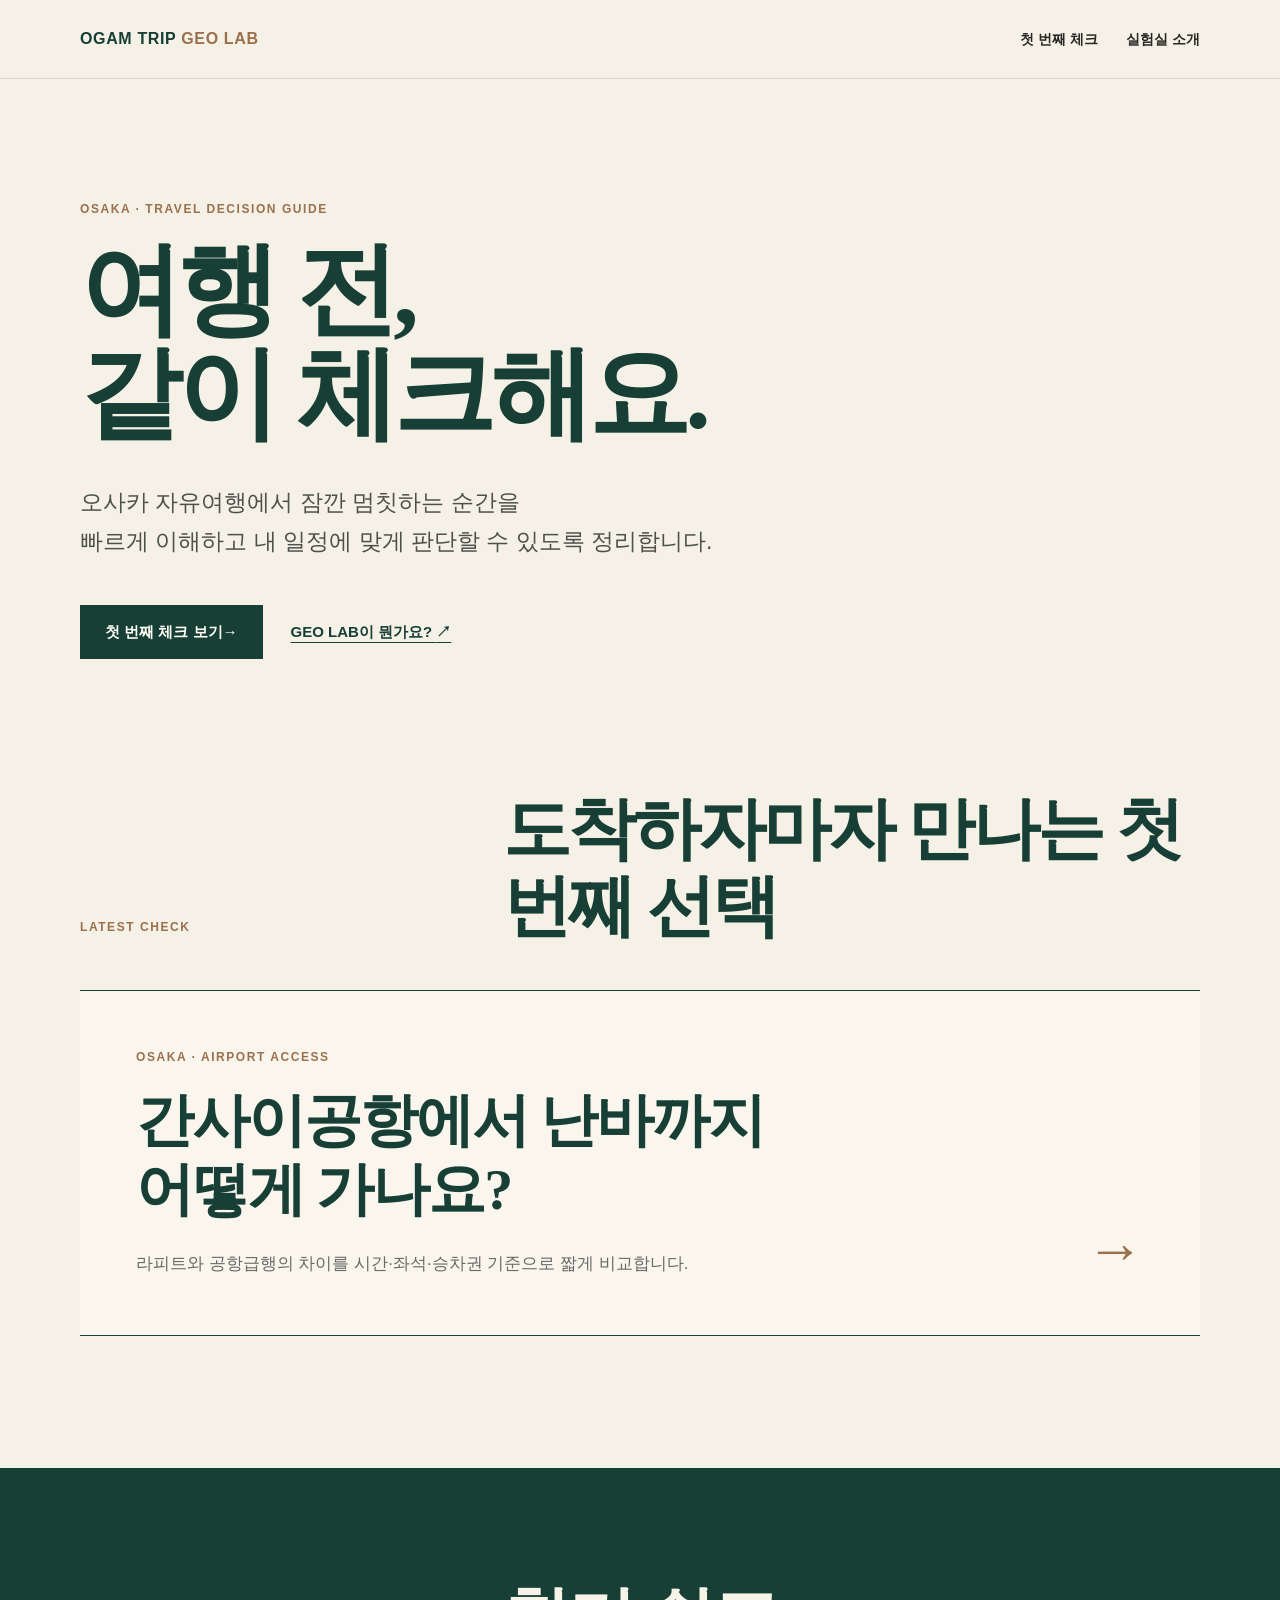
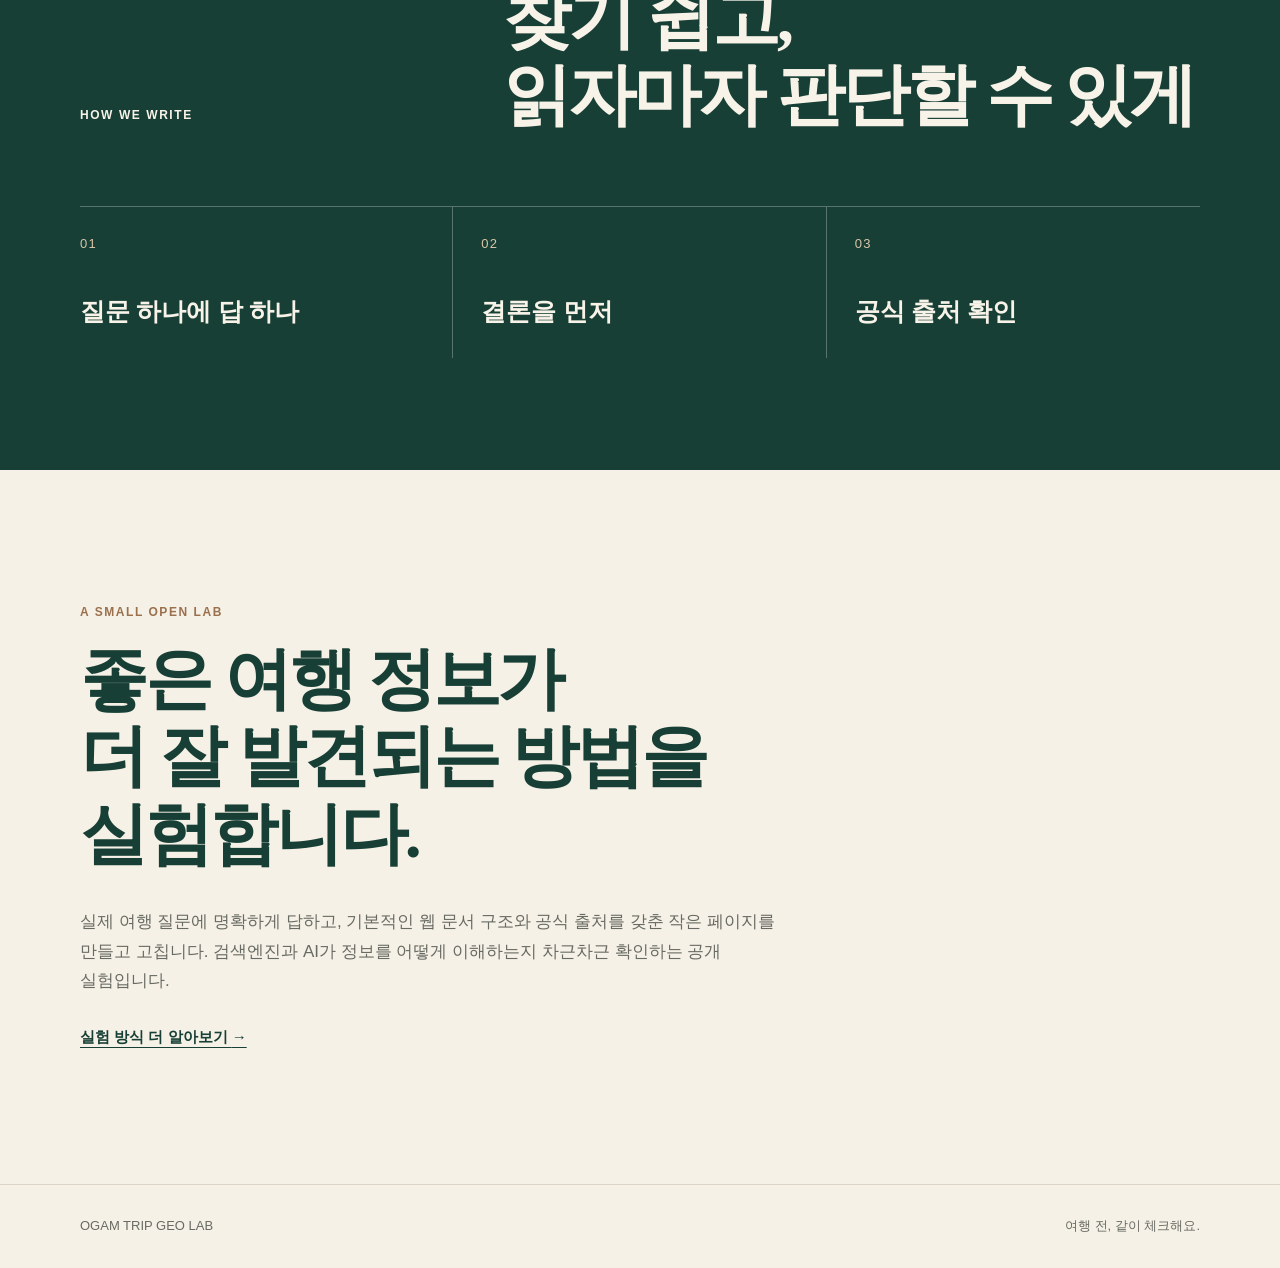
<file: index.html>
<!doctype html>
<html lang="ko">
<head>
  <meta charset="UTF-8">
  <meta name="viewport" content="width=device-width, initial-scale=1.0">
  <title>OGAM TRIP GEO LAB | 오사카 여행 판단 가이드</title>
  <meta name="description" content="오사카 자유여행에서 잠깐 멈칫하는 순간을 빠르게 이해하고 판단할 수 있도록 정리하는 공개 여행 정보 실험 사이트입니다.">
  <link rel="canonical" href="https://ogamtrip-geo-lab.vercel.app/">
  <meta property="og:locale" content="ko_KR">
  <meta property="og:type" content="website">
  <meta property="og:site_name" content="OGAM TRIP GEO LAB">
  <meta property="og:title" content="OGAM TRIP GEO LAB | 오사카 여행 판단 가이드">
  <meta property="og:description" content="여행 전, 같이 체크해요. 오사카 자유여행의 작은 질문에 짧고 명확하게 답합니다.">
  <meta property="og:url" content="https://ogamtrip-geo-lab.vercel.app/">
  <link rel="stylesheet" href="style.css">
  <script type="application/ld+json">
  {
    "@context": "https://schema.org",
    "@type": "WebSite",
    "name": "OGAM TRIP GEO LAB",
    "url": "https://ogamtrip-geo-lab.vercel.app/",
    "description": "검색엔진과 AI가 여행 정보를 어떻게 발견하고 이해하는지 실험하는 공개 여행 정보 사이트입니다.",
    "inLanguage": "ko-KR"
  }
  </script>
</head>
<body>
  <a class="skip-link" href="#main-content">본문으로 바로가기</a>
  <header class="site-header">
    <div class="header-inner">
      <a class="brand" href="index.html" aria-label="OGAM TRIP GEO LAB 홈">OGAM TRIP <span>GEO LAB</span></a>
      <nav class="site-nav" aria-label="주요 메뉴">
        <a href="guide-kix-namba.html">첫 번째 체크</a>
        <a href="about.html">실험실 소개</a>
      </nav>
    </div>
  </header>
  <main id="main-content">
    <section class="hero shell" aria-labelledby="hero-title">
      <p class="eyebrow">OSAKA · TRAVEL DECISION GUIDE</p>
      <h1 id="hero-title">여행 전,<br>같이 체크해요.</h1>
      <p class="hero-copy">오사카 자유여행에서 잠깐 멈칫하는 순간을<br class="desktop-break"> 빠르게 이해하고 내 일정에 맞게 판단할 수 있도록 정리합니다.</p>
      <div class="hero-actions">
        <a class="button button-primary" href="guide-kix-namba.html">첫 번째 체크 보기 <span aria-hidden="true">→</span></a>
        <a class="text-link" href="about.html">GEO LAB이 뭔가요? <span aria-hidden="true">↗</span></a>
      </div>
    </section>
    <section class="latest-section shell" aria-labelledby="latest-title">
      <div class="section-heading">
        <p class="section-kicker">LATEST CHECK</p>
        <h2 id="latest-title">도착하자마자 만나는 첫 번째 선택</h2>
      </div>
      <a class="latest-card" href="guide-kix-namba.html">
        <div>
          <p class="card-label">OSAKA · AIRPORT ACCESS</p>
          <h3>간사이공항에서 난바까지<br>어떻게 가나요?</h3>
          <p>라피트와 공항급행의 차이를 시간·좌석·승차권 기준으로 짧게 비교합니다.</p>
        </div>
        <span class="card-arrow" aria-hidden="true">→</span>
      </a>
    </section>
    <section class="principles-section" aria-labelledby="principles-title">
      <div class="shell">
        <div class="section-heading section-heading-light">
          <p class="section-kicker">HOW WE WRITE</p>
          <h2 id="principles-title">찾기 쉽고,<br>읽자마자 판단할 수 있게</h2>
        </div>
        <ol class="principle-list">
          <li><span>01</span><strong>질문 하나에 답 하나</strong></li>
          <li><span>02</span><strong>결론을 먼저</strong></li>
          <li><span>03</span><strong>공식 출처 확인</strong></li>
        </ol>
      </div>
    </section>
    <section class="lab-note shell" aria-labelledby="lab-note-title">
      <p class="section-kicker">A SMALL OPEN LAB</p>
      <h2 id="lab-note-title">좋은 여행 정보가<br>더 잘 발견되는 방법을 실험합니다.</h2>
      <p>실제 여행 질문에 명확하게 답하고, 기본적인 웹 문서 구조와 공식 출처를 갖춘 작은 페이지를 만들고 고칩니다. 검색엔진과 AI가 정보를 어떻게 이해하는지 차근차근 확인하는 공개 실험입니다.</p>
      <a class="text-link" href="about.html">실험 방식 더 알아보기 <span aria-hidden="true">→</span></a>
    </section>
  </main>
  <footer class="site-footer">
    <div class="shell footer-inner"><p>OGAM TRIP GEO LAB</p><p>여행 전, 같이 체크해요.</p></div>
  </footer>
</body>
</html>
</file>
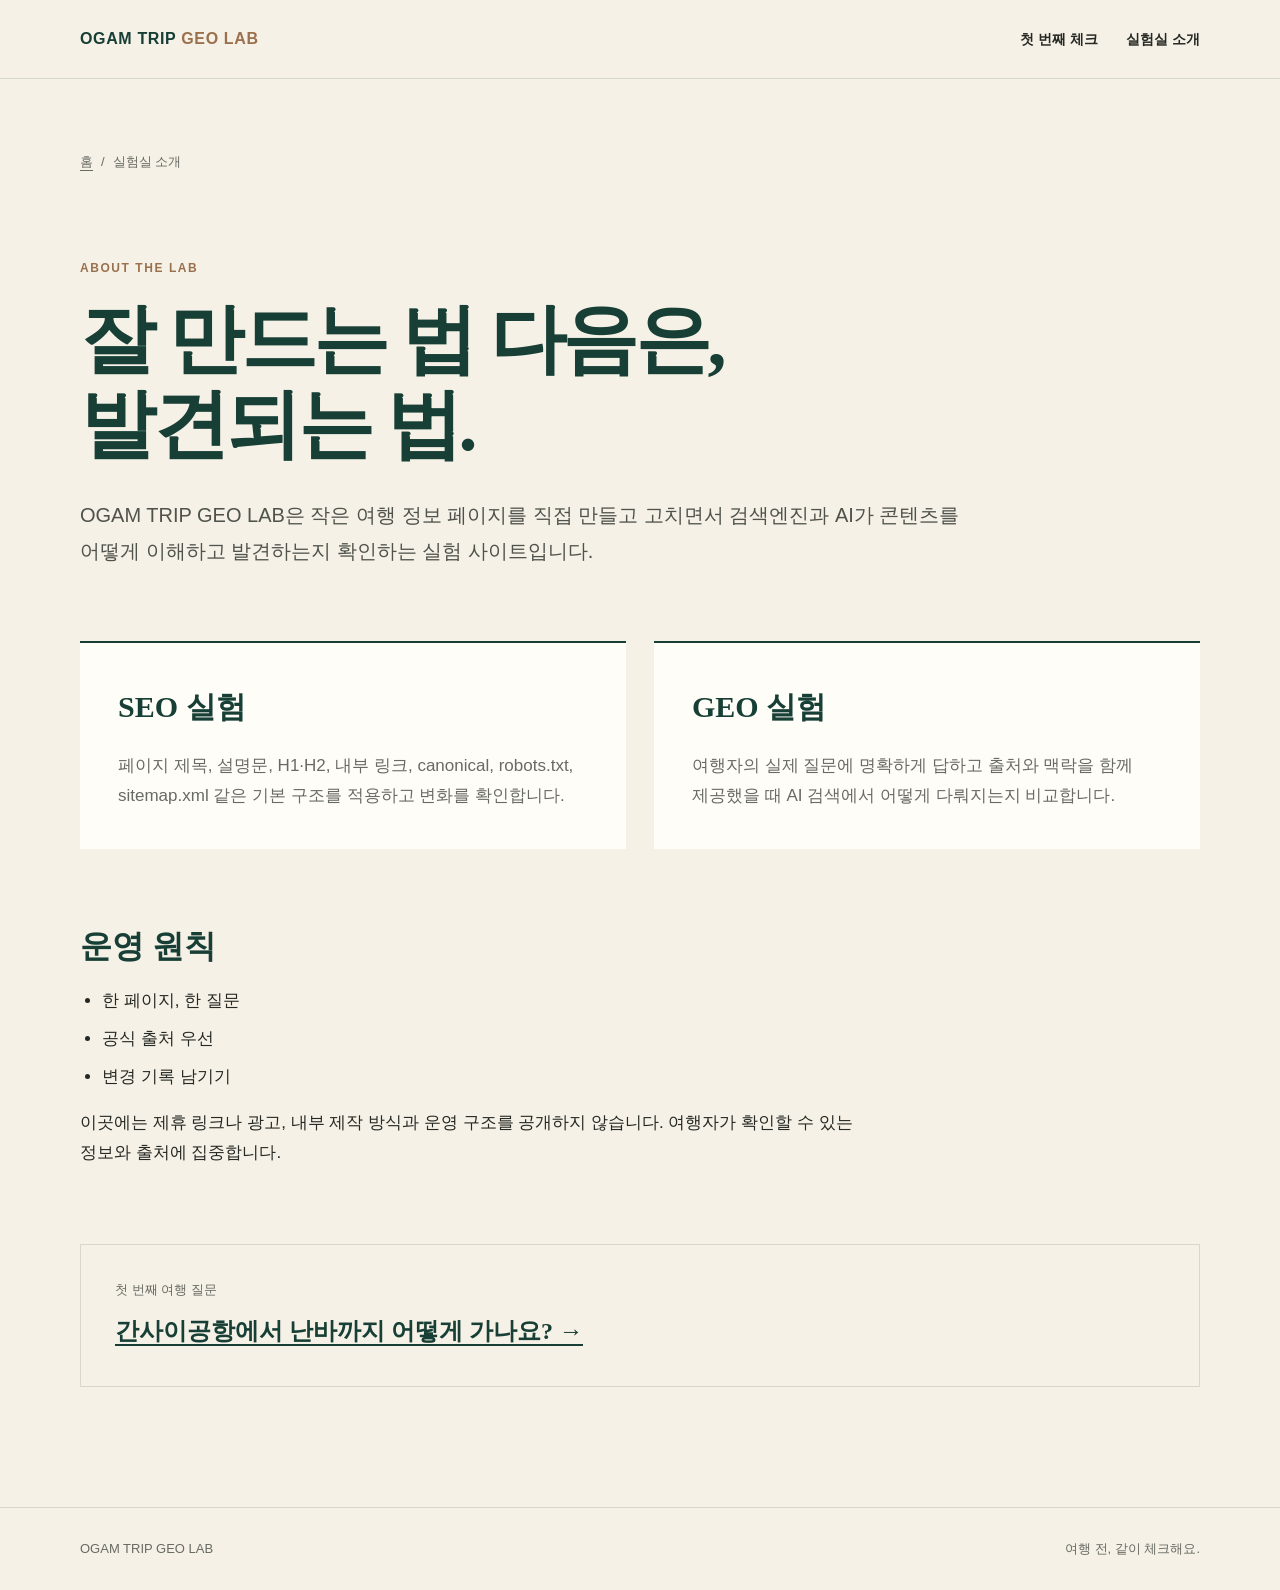
<file: about.html>
<!doctype html>
<html lang="ko">
<head>
  <meta charset="UTF-8">
  <meta name="viewport" content="width=device-width, initial-scale=1.0">
  <title>GEO LAB 소개 | OGAM TRIP GEO LAB</title>
  <meta name="description" content="작은 여행 정보 페이지를 직접 만들고 고치며 검색엔진과 AI가 콘텐츠를 어떻게 이해하고 발견하는지 확인하는 실험 사이트입니다.">
  <link rel="canonical" href="https://ogamtrip-geo-lab.vercel.app/about.html">
  <meta property="og:locale" content="ko_KR"><meta property="og:type" content="website">
  <meta property="og:site_name" content="OGAM TRIP GEO LAB">
  <meta property="og:title" content="잘 만드는 법 다음은, 발견되는 법.">
  <meta property="og:description" content="OGAM TRIP GEO LAB이 검색엔진과 AI의 정보 발견 방식을 어떻게 실험하는지 소개합니다.">
  <meta property="og:url" content="https://ogamtrip-geo-lab.vercel.app/about.html">
  <link rel="stylesheet" href="style.css">
</head>
<body>
  <a class="skip-link" href="#main-content">본문으로 바로가기</a>
  <header class="site-header"><div class="header-inner">
    <a class="brand" href="index.html" aria-label="OGAM TRIP GEO LAB 홈">OGAM TRIP <span>GEO LAB</span></a>
    <nav class="site-nav" aria-label="주요 메뉴"><a href="guide-kix-namba.html">첫 번째 체크</a><a aria-current="page" href="about.html">실험실 소개</a></nav>
  </div></header>
  <main id="main-content" class="subpage-main shell">
    <p class="breadcrumbs"><a href="index.html">홈</a><span aria-hidden="true">/</span>실험실 소개</p>
    <section class="about-hero" aria-labelledby="about-title">
      <p class="article-label">ABOUT THE LAB</p>
      <h1 id="about-title">잘 만드는 법 다음은,<br>발견되는 법.</h1>
      <p class="about-lead">OGAM TRIP GEO LAB은 작은 여행 정보 페이지를 직접 만들고 고치면서 검색엔진과 AI가 콘텐츠를 어떻게 이해하고 발견하는지 확인하는 실험 사이트입니다.</p>
    </section>
    <div class="about-grid">
      <section class="about-card" aria-labelledby="seo-title"><h2 id="seo-title">SEO 실험</h2><p>페이지 제목, 설명문, H1·H2, 내부 링크, canonical, robots.txt, sitemap.xml 같은 기본 구조를 적용하고 변화를 확인합니다.</p></section>
      <section class="about-card" aria-labelledby="geo-title"><h2 id="geo-title">GEO 실험</h2><p>여행자의 실제 질문에 명확하게 답하고 출처와 맥락을 함께 제공했을 때 AI 검색에서 어떻게 다뤄지는지 비교합니다.</p></section>
    </div>
    <section class="about-section" aria-labelledby="principle-title">
      <h2 id="principle-title">운영 원칙</h2>
      <ul class="principle-bullets"><li>한 페이지, 한 질문</li><li>공식 출처 우선</li><li>변경 기록 남기기</li></ul>
      <p>이곳에는 제휴 링크나 광고, 내부 제작 방식과 운영 구조를 공개하지 않습니다. 여행자가 확인할 수 있는 정보와 출처에 집중합니다.</p>
    </section>
    <div class="next-link"><p>첫 번째 여행 질문</p><a href="guide-kix-namba.html">간사이공항에서 난바까지 어떻게 가나요? →</a></div>
  </main>
  <footer class="site-footer"><div class="shell footer-inner"><p>OGAM TRIP GEO LAB</p><p>여행 전, 같이 체크해요.</p></div></footer>
</body>
</html>
</file>
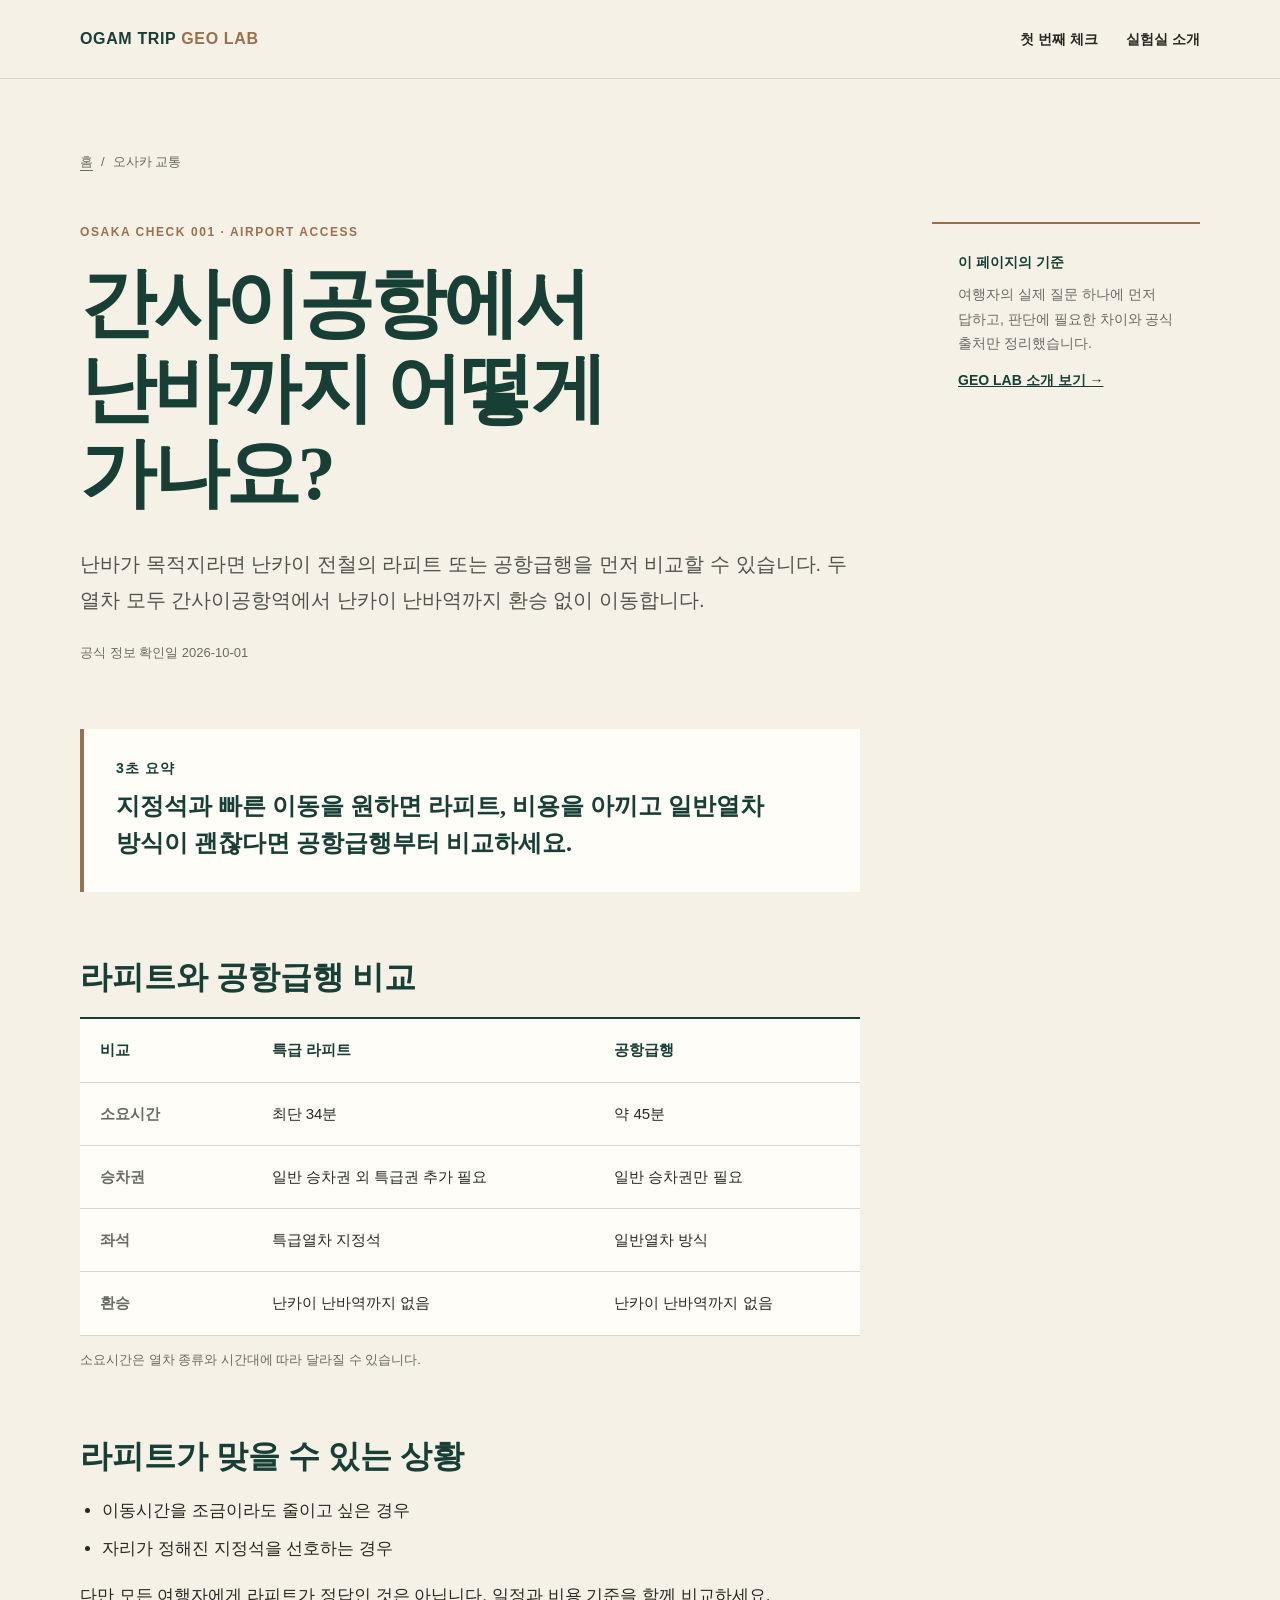
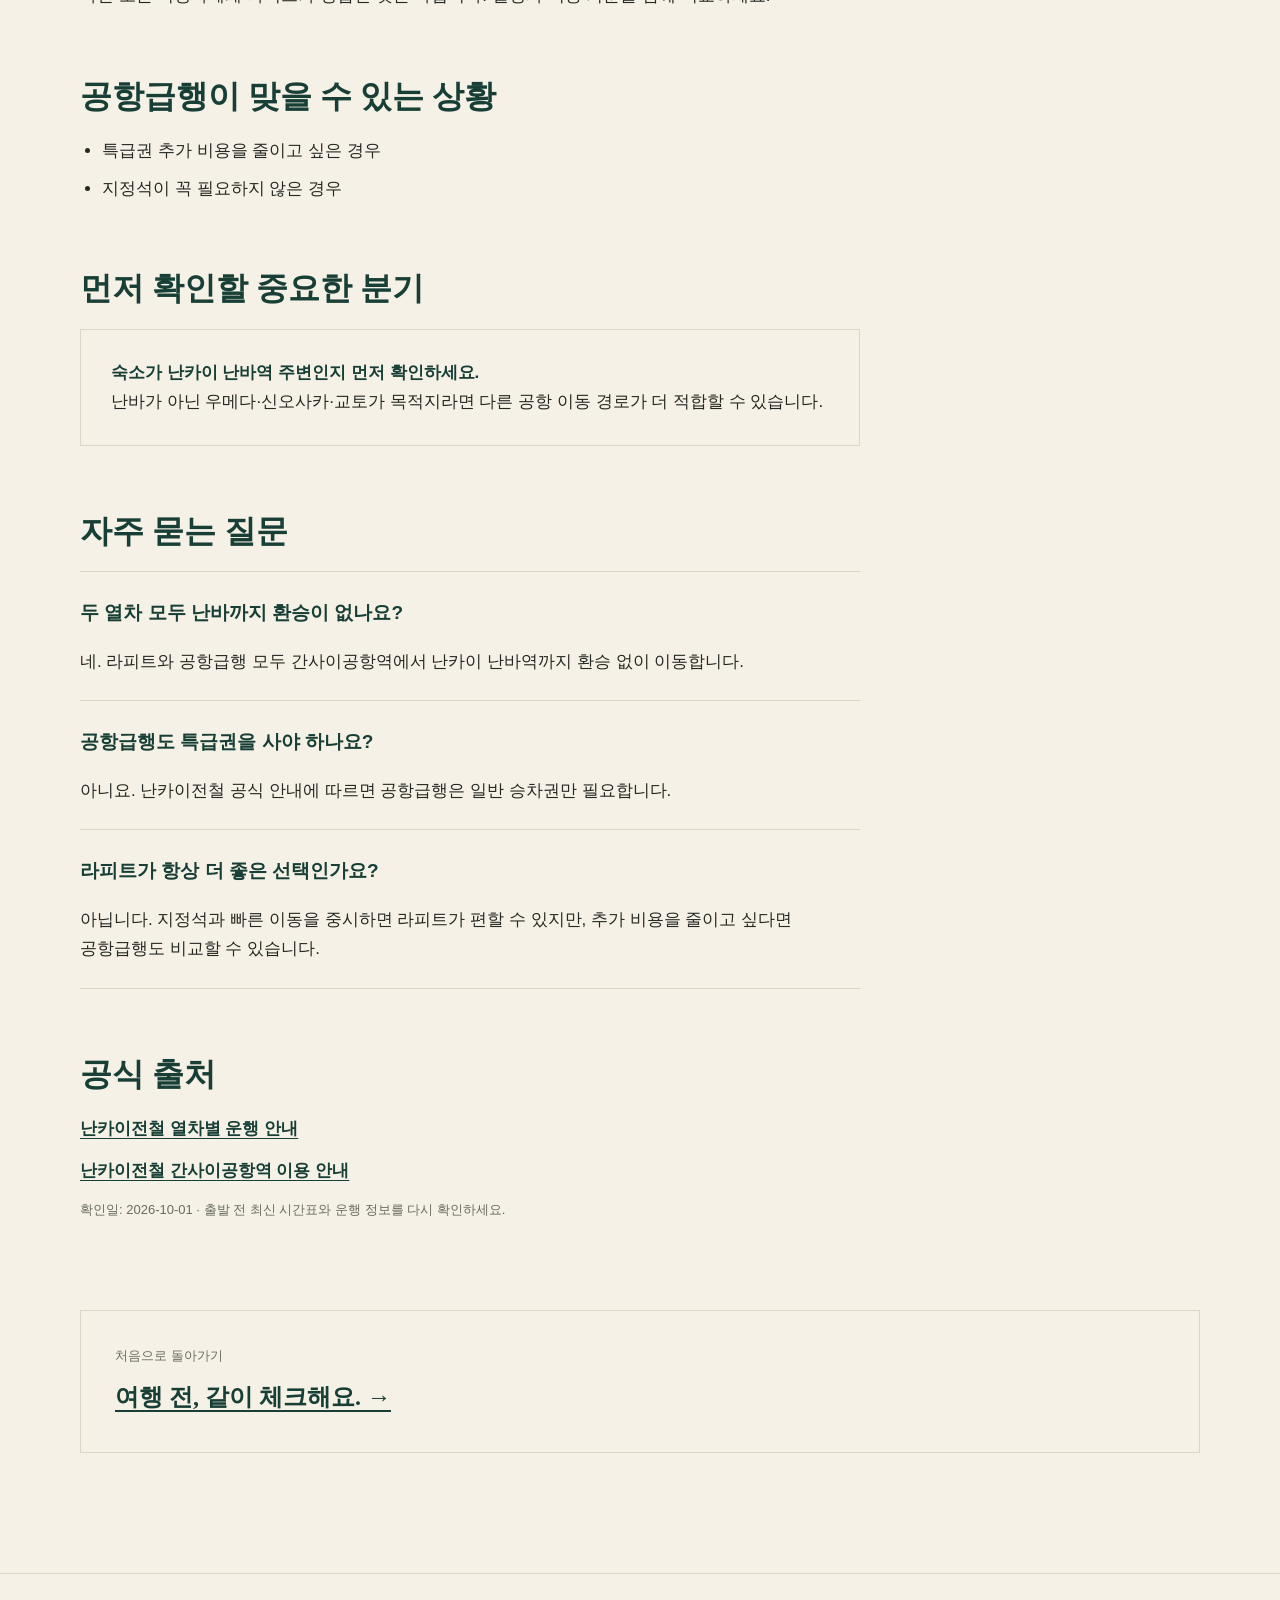
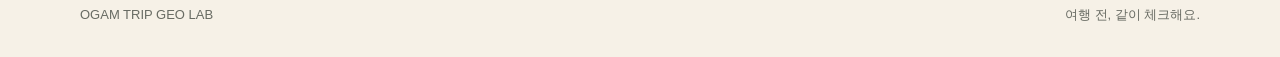
<file: guide-kix-namba.html>
<!doctype html>
<html lang="ko">
<head>
  <meta charset="UTF-8">
  <meta name="viewport" content="width=device-width, initial-scale=1.0">
  <title>간사이공항에서 난바까지 가는 방법 | 라피트·공항급행 비교</title>
  <meta name="description" content="간사이공항에서 난바까지 환승 없이 가는 라피트와 공항급행을 소요시간, 승차권, 좌석 기준으로 비교합니다.">
  <link rel="canonical" href="https://ogamtrip-geo-lab.vercel.app/guide-kix-namba.html">
  <meta property="og:locale" content="ko_KR"><meta property="og:type" content="article">
  <meta property="og:site_name" content="OGAM TRIP GEO LAB">
  <meta property="og:title" content="간사이공항에서 난바까지 어떻게 가나요?">
  <meta property="og:description" content="라피트와 공항급행을 시간·좌석·승차권 기준으로 짧게 비교합니다.">
  <meta property="og:url" content="https://ogamtrip-geo-lab.vercel.app/guide-kix-namba.html">
  <link rel="stylesheet" href="style.css">
  <script type="application/ld+json">
  {
    "@context": "https://schema.org",
    "@type": "Article",
    "headline": "간사이공항에서 난바까지 어떻게 가나요?",
    "description": "간사이공항에서 난바까지 환승 없이 가는 라피트와 공항급행을 소요시간, 승차권, 좌석 기준으로 비교합니다.",
    "datePublished": "2026-10-01",
    "dateModified": "2026-10-01",
    "mainEntityOfPage": "https://ogamtrip-geo-lab.vercel.app/guide-kix-namba.html",
    "author": {"@type": "Organization", "name": "OGAM TRIP GEO LAB"},
    "publisher": {"@type": "Organization", "name": "OGAM TRIP GEO LAB"},
    "inLanguage": "ko-KR"
  }
  </script>
</head>
<body>
  <a class="skip-link" href="#main-content">본문으로 바로가기</a>
  <header class="site-header"><div class="header-inner">
    <a class="brand" href="index.html" aria-label="OGAM TRIP GEO LAB 홈">OGAM TRIP <span>GEO LAB</span></a>
    <nav class="site-nav" aria-label="주요 메뉴"><a aria-current="page" href="guide-kix-namba.html">첫 번째 체크</a><a href="about.html">실험실 소개</a></nav>
  </div></header>
  <main id="main-content" class="subpage-main shell">
    <p class="breadcrumbs"><a href="index.html">홈</a><span aria-hidden="true">/</span>오사카 교통</p>
    <div class="article-layout">
      <article>
        <header class="article-header">
          <p class="article-label">OSAKA CHECK 001 · AIRPORT ACCESS</p>
          <h1>간사이공항에서 난바까지 어떻게 가나요?</h1>
          <p class="article-lead">난바가 목적지라면 난카이 전철의 라피트 또는 공항급행을 먼저 비교할 수 있습니다. 두 열차 모두 간사이공항역에서 난카이 난바역까지 환승 없이 이동합니다.</p>
          <p class="article-meta">공식 정보 확인일 2026-10-01</p>
        </header>
        <div class="article-body">
          <section class="summary-box" aria-labelledby="quick-summary-title"><h2 id="quick-summary-title">3초 요약</h2><p>지정석과 빠른 이동을 원하면 라피트, 비용을 아끼고 일반열차 방식이 괜찮다면 공항급행부터 비교하세요.</p></section>
          <section aria-labelledby="compare-title">
            <h2 id="compare-title">라피트와 공항급행 비교</h2>
            <div class="table-wrap"><table>
              <thead><tr><th scope="col">비교</th><th scope="col">특급 라피트</th><th scope="col">공항급행</th></tr></thead>
              <tbody>
                <tr><th scope="row">소요시간</th><td>최단 34분</td><td>약 45분</td></tr>
                <tr><th scope="row">승차권</th><td>일반 승차권 외 특급권 추가 필요</td><td>일반 승차권만 필요</td></tr>
                <tr><th scope="row">좌석</th><td>특급열차 지정석</td><td>일반열차 방식</td></tr>
                <tr><th scope="row">환승</th><td>난카이 난바역까지 없음</td><td>난카이 난바역까지 없음</td></tr>
              </tbody>
            </table></div>
            <p class="table-note">소요시간은 열차 종류와 시간대에 따라 달라질 수 있습니다.</p>
          </section>
          <section aria-labelledby="rapit-title"><h2 id="rapit-title">라피트가 맞을 수 있는 상황</h2><ul class="decision-list"><li>이동시간을 조금이라도 줄이고 싶은 경우</li><li>자리가 정해진 지정석을 선호하는 경우</li></ul><p>다만 모든 여행자에게 라피트가 정답인 것은 아닙니다. 일정과 비용 기준을 함께 비교하세요.</p></section>
          <section aria-labelledby="express-title"><h2 id="express-title">공항급행이 맞을 수 있는 상황</h2><ul class="decision-list"><li>특급권 추가 비용을 줄이고 싶은 경우</li><li>지정석이 꼭 필요하지 않은 경우</li></ul></section>
          <section aria-labelledby="branch-title"><h2 id="branch-title">먼저 확인할 중요한 분기</h2><div class="branch-note"><strong>숙소가 난카이 난바역 주변인지 먼저 확인하세요.</strong> 난바가 아닌 우메다·신오사카·교토가 목적지라면 다른 공항 이동 경로가 더 적합할 수 있습니다.</div></section>
          <section aria-labelledby="faq-title">
            <h2 id="faq-title">자주 묻는 질문</h2>
            <div class="faq-item"><h3>두 열차 모두 난바까지 환승이 없나요?</h3><p>네. 라피트와 공항급행 모두 간사이공항역에서 난카이 난바역까지 환승 없이 이동합니다.</p></div>
            <div class="faq-item"><h3>공항급행도 특급권을 사야 하나요?</h3><p>아니요. 난카이전철 공식 안내에 따르면 공항급행은 일반 승차권만 필요합니다.</p></div>
            <div class="faq-item"><h3>라피트가 항상 더 좋은 선택인가요?</h3><p>아닙니다. 지정석과 빠른 이동을 중시하면 라피트가 편할 수 있지만, 추가 비용을 줄이고 싶다면 공항급행도 비교할 수 있습니다.</p></div>
          </section>
          <section aria-labelledby="sources-title"><h2 id="sources-title">공식 출처</h2><ul class="source-list"><li><a href="https://www.nankai.co.jp/en_railway/access-timetable" rel="noopener noreferrer">난카이전철 열차별 운행 안내</a></li><li><a href="https://www.nankai.co.jp/en_railway/traffic/kix.html" rel="noopener noreferrer">난카이전철 간사이공항역 이용 안내</a></li></ul><p class="source-date">확인일: 2026-10-01 · 출발 전 최신 시간표와 운행 정보를 다시 확인하세요.</p></section>
        </div>
      </article>
      <aside class="article-aside" aria-label="이 페이지의 기준"><strong>이 페이지의 기준</strong>여행자의 실제 질문 하나에 먼저 답하고, 판단에 필요한 차이와 공식 출처만 정리했습니다.<a href="about.html">GEO LAB 소개 보기 →</a></aside>
    </div>
    <div class="next-link"><p>처음으로 돌아가기</p><a href="index.html">여행 전, 같이 체크해요. →</a></div>
  </main>
  <footer class="site-footer"><div class="shell footer-inner"><p>OGAM TRIP GEO LAB</p><p>여행 전, 같이 체크해요.</p></div></footer>
</body>
</html>
</file>
<file: style.css>
:root {
  --cream: #f6f1e7;
  --paper: #fffdf8;
  --forest: #173f35;
  --forest-soft: #275a4c;
  --brown: #9a704d;
  --ink: #262923;
  --muted: #686b63;
  --line: #ddd5c7;
  --serif: "Iowan Old Style", "Palatino Linotype", "Book Antiqua", Georgia, "Nanum Myeongjo", serif;
  --sans: "Apple SD Gothic Neo", "Malgun Gothic", "Noto Sans KR", Arial, sans-serif;
}

* { box-sizing: border-box; }
html { scroll-behavior: smooth; }
body {
  min-width: 320px;
  margin: 0;
  background: var(--cream);
  color: var(--ink);
  font-family: var(--sans);
  font-size: 17px;
  line-height: 1.75;
  word-break: keep-all;
}
a { color: inherit; }
a:focus-visible, summary:focus-visible { outline: 3px solid #c69a63; outline-offset: 4px; }
.skip-link { position: fixed; top: 10px; left: 10px; z-index: 100; padding: 10px 14px; background: var(--paper); color: var(--forest); transform: translateY(-160%); }
.skip-link:focus { transform: translateY(0); }
.shell { width: min(1120px, calc(100% - 48px)); margin-inline: auto; }

.site-header { border-bottom: 1px solid rgba(23, 63, 53, 0.14); }
.header-inner { display: flex; align-items: center; justify-content: space-between; width: min(1120px, calc(100% - 48px)); min-height: 78px; margin-inline: auto; gap: 32px; }
.brand { color: var(--forest); font-size: 16px; font-weight: 800; letter-spacing: 0.04em; text-decoration: none; }
.brand span { color: var(--brown); }
.site-nav { display: flex; gap: 28px; font-size: 14px; font-weight: 700; }
.site-nav a { text-decoration: none; }
.site-nav a:hover, .text-link:hover, .source-list a:hover { color: var(--brown); }

.hero { padding-block: 120px 132px; }
.eyebrow, .section-kicker, .card-label, .article-label { margin: 0 0 18px; color: var(--brown); font-size: 12px; font-weight: 800; letter-spacing: 0.13em; }
.hero h1, .section-heading h2, .lab-note h2, .article-header h1, .about-hero h1 { margin: 0; color: var(--forest); font-family: var(--serif); font-weight: 700; letter-spacing: -0.045em; }
.hero h1 { max-width: 760px; font-size: clamp(56px, 8vw, 104px); line-height: 1.02; }
.hero-copy { max-width: 700px; margin: 36px 0 0; color: #4d514a; font-size: clamp(18px, 2.1vw, 23px); line-height: 1.7; }
.hero-actions { display: flex; align-items: center; gap: 28px; margin-top: 44px; }
.button { display: inline-flex; align-items: center; justify-content: center; min-height: 54px; padding: 0 24px; border: 1px solid var(--forest); font-size: 15px; font-weight: 800; text-decoration: none; }
.button-primary { background: var(--forest); color: #fffdf6; }
.button-primary:hover { background: var(--forest-soft); }
.text-link { color: var(--forest); font-size: 15px; font-weight: 800; text-underline-offset: 5px; }

.latest-section { padding-bottom: 132px; }
.section-heading { display: grid; grid-template-columns: 0.7fr 1.3fr; align-items: end; gap: 48px; margin-bottom: 44px; }
.section-heading .section-kicker { margin-bottom: 8px; }
.section-heading h2, .lab-note h2 { font-size: clamp(38px, 5.3vw, 68px); line-height: 1.14; }
.latest-card { display: grid; grid-template-columns: 1fr auto; align-items: end; gap: 40px; padding: 56px; border-top: 1px solid var(--forest); border-bottom: 1px solid var(--forest); background: rgba(255, 253, 248, 0.42); text-decoration: none; }
.latest-card:hover { background: var(--paper); }
.latest-card h3 { max-width: 760px; margin: 0; color: var(--forest); font-family: var(--serif); font-size: clamp(34px, 4.7vw, 58px); line-height: 1.2; letter-spacing: -0.035em; }
.latest-card p:last-child { max-width: 650px; margin: 24px 0 0; color: var(--muted); }
.card-arrow { color: var(--brown); font-family: var(--serif); font-size: 58px; line-height: 1; }

.principles-section { padding-block: 112px; background: var(--forest); color: #f8f3e9; }
.section-heading-light h2, .section-heading-light .section-kicker { color: inherit; }
.principle-list { display: grid; grid-template-columns: repeat(3, 1fr); margin: 72px 0 0; padding: 0; border-top: 1px solid rgba(255, 255, 255, 0.28); list-style: none; }
.principle-list li { min-height: 150px; padding: 26px 24px 24px 0; border-right: 1px solid rgba(255, 255, 255, 0.28); }
.principle-list li + li { padding-left: 28px; }
.principle-list li:last-child { border-right: 0; }
.principle-list span { display: block; margin-bottom: 34px; color: #d9c5a9; font-size: 13px; letter-spacing: 0.1em; }
.principle-list strong { font-family: var(--serif); font-size: 25px; }
.lab-note { padding-block: 132px; }
.lab-note h2 { max-width: 850px; }
.lab-note > p:not(.section-kicker) { max-width: 720px; margin: 34px 0 26px; color: var(--muted); }
.site-footer { padding-block: 30px; border-top: 1px solid var(--line); color: var(--muted); font-size: 13px; }
.footer-inner { display: flex; justify-content: space-between; gap: 24px; }
.footer-inner p { margin: 0; }

.subpage-main { padding-block: 72px 120px; }
.breadcrumbs { margin: 0 0 48px; color: var(--muted); font-size: 13px; }
.breadcrumbs a { text-underline-offset: 4px; }
.breadcrumbs span { margin-inline: 8px; }
.article-layout { display: grid; grid-template-columns: minmax(0, 780px) 1fr; gap: 72px; align-items: start; }
.article-layout > article { min-width: 0; }
.article-header h1, .about-hero h1 { font-size: clamp(46px, 6vw, 76px); line-height: 1.12; }
.article-lead, .about-lead { margin: 30px 0 0; color: #4f534c; font-size: 20px; line-height: 1.8; }
.article-meta { margin: 24px 0 0; color: var(--muted); font-size: 13px; }
.article-body { margin-top: 64px; }
.article-body h2, .about-section h2 { margin: 64px 0 18px; color: var(--forest); font-family: var(--serif); font-size: 32px; line-height: 1.35; }
.article-body h3 { margin: 30px 0 10px; color: var(--forest); font-size: 19px; }
.summary-box { padding: 30px 32px; border-left: 4px solid var(--brown); background: var(--paper); }
.summary-box h2 { margin: 0 0 10px; font-family: var(--sans); font-size: 14px; letter-spacing: 0.08em; }
.summary-box p { margin: 0; color: var(--forest); font-family: var(--serif); font-size: 24px; font-weight: 700; line-height: 1.55; }
.table-wrap { width: 100%; overflow-x: auto; border-top: 2px solid var(--forest); -webkit-overflow-scrolling: touch; }
table { width: 100%; min-width: 610px; border-collapse: collapse; background: var(--paper); font-size: 15px; }
th, td { padding: 18px 20px; border-bottom: 1px solid var(--line); text-align: left; vertical-align: top; }
thead th { color: var(--forest); }
tbody th { width: 22%; color: var(--muted); font-weight: 700; }
.table-note, .source-date { color: var(--muted); font-size: 13px; }
.decision-list, .principle-bullets { padding-left: 1.3em; }
.decision-list li, .principle-bullets li { margin: 8px 0; }
.branch-note { padding: 28px 30px; border: 1px solid var(--line); background: transparent; }
.branch-note strong { display: block; color: var(--forest); }
.faq-item { padding-block: 24px; border-top: 1px solid var(--line); }
.faq-item:last-child { border-bottom: 1px solid var(--line); }
.faq-item h3 { margin-top: 0; }
.faq-item p { margin-bottom: 0; }
.source-list { margin: 0; padding: 0; list-style: none; }
.source-list li + li { margin-top: 12px; }
.source-list a { color: var(--forest); font-weight: 700; text-underline-offset: 4px; }
.article-aside { position: sticky; top: 28px; padding: 26px; border-top: 2px solid var(--brown); color: var(--muted); font-size: 14px; }
.article-aside strong { display: block; margin-bottom: 8px; color: var(--forest); }
.article-aside a { display: inline-block; margin-top: 12px; color: var(--forest); font-weight: 700; }

.about-hero { max-width: 900px; padding-block: 36px 72px; }
.about-grid { display: grid; grid-template-columns: repeat(2, minmax(0, 1fr)); gap: 28px; }
.about-card { padding: 38px; border-top: 2px solid var(--forest); background: var(--paper); }
.about-card h2 { margin: 0 0 18px; color: var(--forest); font-family: var(--serif); font-size: 30px; }
.about-card p { margin: 0; color: var(--muted); }
.about-section { max-width: 800px; margin-top: 76px; }
.next-link { margin-top: 76px; padding: 34px; border: 1px solid var(--line); }
.next-link p { margin: 0 0 8px; color: var(--muted); font-size: 13px; }
.next-link a { color: var(--forest); font-family: var(--serif); font-size: 24px; font-weight: 700; text-underline-offset: 5px; }

@media (max-width: 860px) {
  .section-heading, .article-layout { grid-template-columns: 1fr; }
  .article-aside { position: static; }
  .principle-list { grid-template-columns: 1fr; }
  .principle-list li, .principle-list li + li { min-height: 0; padding: 24px 0; border-right: 0; border-bottom: 1px solid rgba(255, 255, 255, 0.28); }
  .principle-list span { margin-bottom: 12px; }
}

@media (max-width: 640px) {
  body { font-size: 16px; }
  .shell, .header-inner { width: min(100% - 32px, 1120px); }
  .header-inner { min-height: 70px; }
  .site-nav { gap: 14px; font-size: 12px; }
  .brand { font-size: 13px; }
  .hero { padding-block: 76px 88px; }
  .hero h1 { font-size: clamp(50px, 16vw, 72px); }
  .desktop-break { display: none; }
  .hero-actions { align-items: flex-start; flex-direction: column; }
  .latest-section, .lab-note { padding-bottom: 88px; }
  .latest-card { grid-template-columns: 1fr; padding: 34px 22px; }
  .card-arrow { font-size: 40px; }
  .principles-section { padding-block: 80px; }
  .footer-inner { flex-direction: column; gap: 4px; }
  .subpage-main { padding-block: 44px 80px; }
  .breadcrumbs { margin-bottom: 34px; }
  .article-header h1, .about-hero h1 { font-size: clamp(42px, 13vw, 58px); }
  .article-lead, .about-lead { font-size: 18px; }
  .article-body { margin-top: 46px; }
  .article-body h2, .about-section h2 { margin-top: 48px; font-size: 28px; }
  .summary-box, .branch-note { padding: 24px 20px; }
  .summary-box p { font-size: 21px; }
  .about-grid { grid-template-columns: 1fr; }
  .about-card { padding: 28px 24px; }
}

@media (prefers-reduced-motion: reduce) { html { scroll-behavior: auto; } }
</file>
